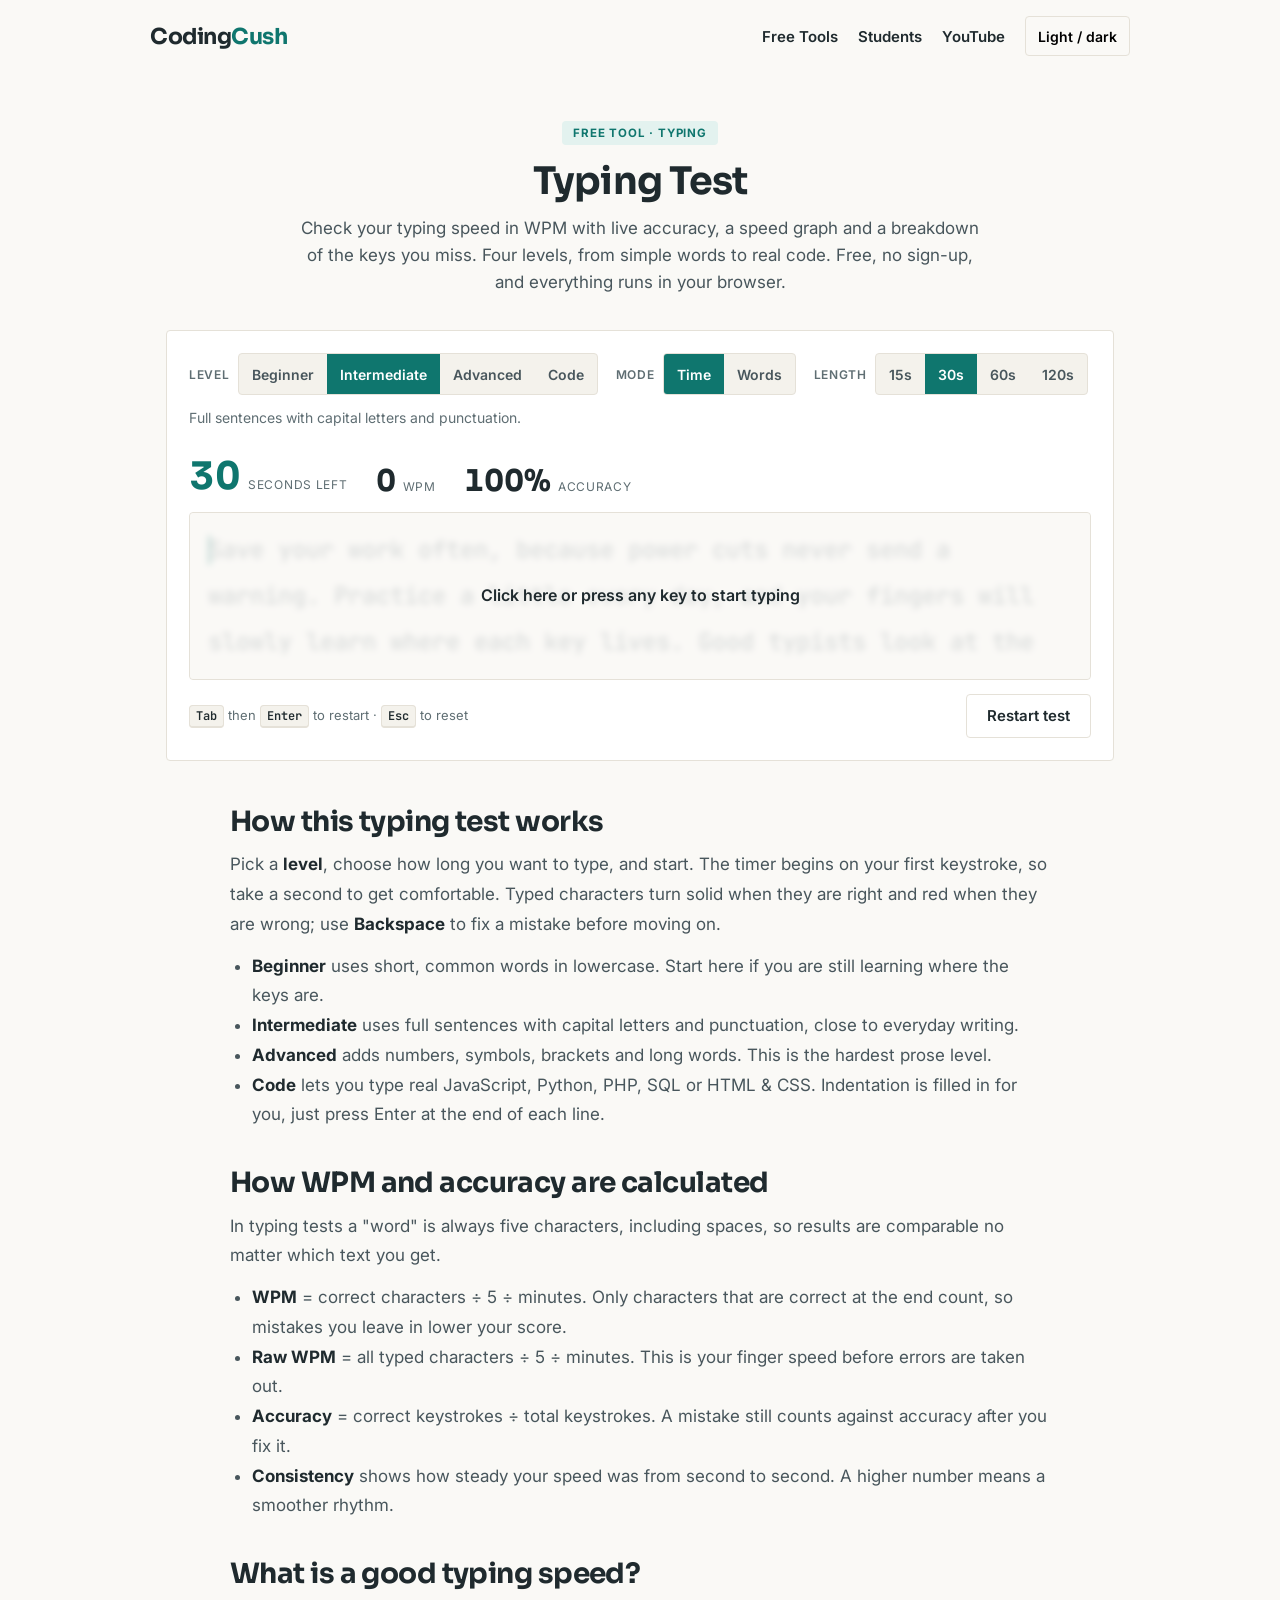
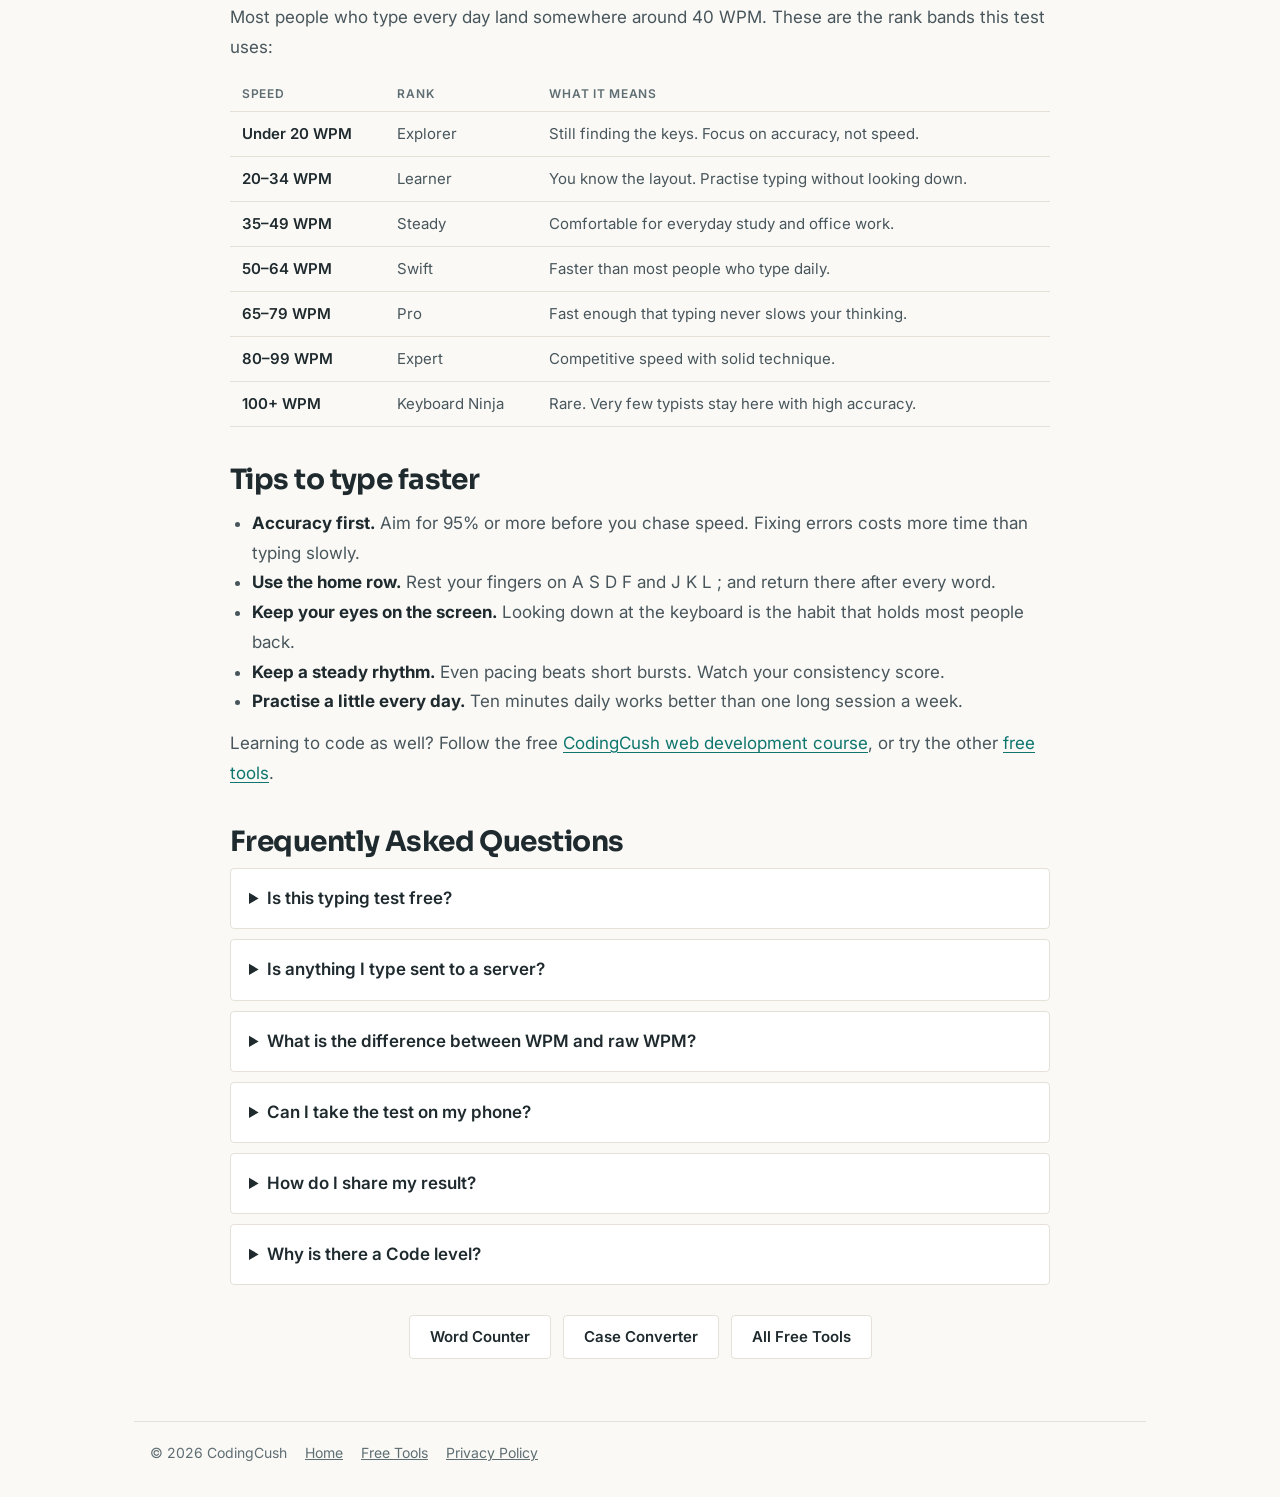
<file: index.html>
<!doctype html>
<html lang="en" data-theme="dark">
<head>
<meta charset="utf-8">
<meta name="viewport" content="width=device-width, initial-scale=1">
<title>Typing Test Online (Free) — Check Your WPM Speed &amp; Accuracy — CodingCush</title>
<meta name="description" content="Free online typing test with live WPM, accuracy, a speed graph and missed-key analysis. Beginner to advanced levels plus a code typing test. No sign-up.">
<link rel="canonical" href="https://codingcush.com/typing-test/">
<meta property="og:type" content="website">
<meta property="og:title" content="Typing Test — How fast can you type?">
<meta property="og:description" content="Free online typing test with live WPM, accuracy, a speed graph and missed-key analysis. Beginner to advanced levels plus a code typing test. No sign-up.">
<meta property="og:url" content="https://codingcush.com/typing-test/">
<meta property="og:image" content="https://codingcush.com/typing-test/og-typing-test.png">
<meta property="og:image:width" content="1200">
<meta property="og:image:height" content="630">
<meta name="twitter:card" content="summary_large_image">
<meta name="twitter:image" content="https://codingcush.com/typing-test/og-typing-test.png">
<meta name="theme-color" content="#0C1211">
<link rel="preconnect" href="https://fonts.googleapis.com">
<link rel="preconnect" href="https://fonts.gstatic.com" crossorigin>
<link href="https://fonts.googleapis.com/css2?family=Inter:wght@400;500;600;700&family=Sora:wght@600;700;800&family=JetBrains+Mono:wght@500;600;700&display=swap" rel="stylesheet">
<script>(function(){try{var t=localStorage.getItem('cc-theme');if(!t)t=matchMedia('(prefers-color-scheme: dark)').matches?'dark':'light';document.documentElement.setAttribute('data-theme',t)}catch(e){}})();</script>
<script type="application/ld+json">[{"@context": "https://schema.org", "@type": "WebApplication", "name": "CodingCush Typing Test", "url": "https://codingcush.com/typing-test/", "applicationCategory": "EducationalApplication", "operatingSystem": "Any", "browserRequirements": "Requires JavaScript", "offers": {"@type": "Offer", "price": "0", "priceCurrency": "USD"}, "description": "Free online typing test with live WPM, accuracy, a speed graph and missed-key analysis. Beginner to advanced levels plus a code typing test. No sign-up."}, {"@context": "https://schema.org", "@type": "FAQPage", "mainEntity": [{"@type": "Question", "name": "Is this typing test free?", "acceptedAnswer": {"@type": "Answer", "text": "Yes. It is completely free, with no sign-up and no limit on how many tests you take."}}, {"@type": "Question", "name": "Is anything I type sent to a server?", "acceptedAnswer": {"@type": "Answer", "text": "No. The test runs entirely in your browser. Your results and personal best are saved only on your own device."}}, {"@type": "Question", "name": "What is the difference between WPM and raw WPM?", "acceptedAnswer": {"@type": "Answer", "text": "Raw WPM counts every character you type. WPM counts only the correct ones, so it is the number that reflects your real, usable speed."}}, {"@type": "Question", "name": "Can I take the test on my phone?", "acceptedAnswer": {"@type": "Answer", "text": "Yes. Tap the text box to open your keyboard. Phone typing speeds are usually lower than on a physical keyboard, so compare phone results with phone results."}}, {"@type": "Question", "name": "How do I share my result?", "acceptedAnswer": {"@type": "Answer", "text": "After each test you get a result card. Download it as an image, copy it, or share it straight to WhatsApp, X, LinkedIn, Facebook or Telegram. The link lets your friends try to beat your score."}}, {"@type": "Question", "name": "Why is there a Code level?", "acceptedAnswer": {"@type": "Answer", "text": "Programmers type brackets, semicolons and symbols far more than regular writers do. The Code level lets you practise those keys with real snippets."}}]}]</script>
<script>
window.dataLayer=window.dataLayer||[];function gtag(){dataLayer.push(arguments);}
(function(){var c=null;try{c=JSON.parse(localStorage.getItem('cc_cookie_consent')||'null')}catch(e){}
var a=c&&c.analytics?'granted':'denied',d=c&&c.advertising?'granted':'denied';
gtag('consent','default',{ad_storage:d,ad_user_data:d,ad_personalization:d,analytics_storage:a,personalization_storage:d});
gtag('js',new Date());gtag('config','G-KQ5RWVVBZY');})();
</script>
<script async src="https://www.googletagmanager.com/gtag/js?id=G-KQ5RWVVBZY"></script>
<link rel="icon" href="https://codingcush.com/favicon.ico">
<style>
html{background:#faf9f6}html[data-theme="dark"]{background:#0c1211}
body{margin:0;font-family:"Inter",-apple-system,"Helvetica Neue",sans-serif}
.sh{display:flex;align-items:center;gap:20px;max-width:980px;margin:0 auto;padding:16px}
.sh a{color:#1f2a2e;text-decoration:none;font-weight:600;font-size:15px}
.sh .logo{font:700 22px "Sora",sans-serif;letter-spacing:-.02em;margin-right:auto}
.sh .logo span{color:#0f766e}
.sh button{min-height:40px;padding:8px 12px;border:1px solid #e5e1d8;border-radius:4px;background:transparent;color:inherit;font:600 14px "Inter",sans-serif;cursor:pointer}
.sf{max-width:980px;margin:0 auto;padding:22px 16px 36px;border-top:1px solid #e5e1d8;color:#5f6e73;font-size:14px;display:flex;flex-wrap:wrap;gap:8px 18px}
.sf a{color:inherit}
html[data-theme="dark"] .sh a,html[data-theme="dark"] .sh button{color:#fff}
html[data-theme="dark"] .sh .logo span{color:#45b8a9}
html[data-theme="dark"] .sh button,html[data-theme="dark"] .sf{border-color:#2a3831}
html[data-theme="dark"] .sf{color:#8a9e98}
@media (max-width:600px){.sh .hide{display:none}}

#typing-test{
  --bg:#faf9f6;--surface:#fff;--surface-2:#f4f2ec;--ink:#1f2a2e;--text:#33454c;--muted:#48565c;--faint:#5f6e73;
  --line:#e5e1d8;--primary:#0f766e;--primary-dark:#115e59;--accent:#0f766e;--soft:#e3f2ef;
  --amber:#b45309;--amber-bg:#fdf6e9;--err:#b42318;--err-bg:#fdecea;--untyped:#6a797e;
  --head:"Sora",sans-serif;--mono:"JetBrains Mono",ui-monospace,Menlo,Consolas,monospace;
  --sans:"Inter",-apple-system,"Helvetica Neue",sans-serif;--r:4px;--lh:46px;
  max-width:980px;margin:0 auto;padding:0 16px 56px;color:var(--text);font-family:var(--sans);font-size:17px;line-height:1.6;
  box-sizing:border-box;text-align:left;
}
html[data-theme="dark"] #typing-test{
  --bg:#0c1211;--surface:#141d1b;--surface-2:#1a2523;--ink:#fff;--text:#d9e8e3;--muted:#a9bcb6;--faint:#8a9e98;
  --line:#2a3831;--accent:#45b8a9;--soft:rgba(18,131,111,.22);
  --amber:#f0a63a;--amber-bg:rgba(217,119,6,.14);--err:#ff8177;--err-bg:rgba(255,129,119,.16);--untyped:#7f948e;
}
#typing-test *,#typing-test *::before,#typing-test *::after{box-sizing:border-box}
#typing-test [hidden]{display:none!important}
#typing-test h1,#typing-test h2,#typing-test h3{font-family:var(--head);color:var(--ink);margin:0;letter-spacing:-.02em;line-height:1.2}
#typing-test p{margin:0}
#typing-test a{color:var(--accent);text-underline-offset:3px}
#typing-test kbd{font:600 12px var(--mono);background:var(--surface-2);border:1px solid var(--line);border-bottom-width:2px;border-radius:4px;padding:2px 6px;color:var(--ink)}
#typing-test button{font-family:var(--sans)}
#typing-test :focus-visible{outline:2px solid var(--accent);outline-offset:2px}

/* hero */
#typing-test .tt-hero{text-align:center;padding:46px 0 10px}
#typing-test .tt-tag{display:inline-block;font:700 11.5px var(--sans);letter-spacing:.07em;text-transform:uppercase;color:var(--accent);background:var(--soft);border-radius:var(--r);padding:5px 11px}
#typing-test .tt-hero h1{font-size:clamp(30px,5vw,38px);font-weight:700;margin:14px 0 10px}
#typing-test .tt-hero p{max-width:680px;margin:0 auto;color:var(--muted)}

/* card */
#typing-test .tt-card{background:var(--surface);border:1px solid var(--line);border-radius:var(--r);padding:22px;margin-top:24px}
#typing-test .tt-challenge{margin-top:22px;background:var(--amber-bg);border:1px solid var(--amber);border-radius:var(--r);padding:12px 16px;color:var(--ink);font-weight:500;text-align:center}
#typing-test .tt-challenge b{font-family:var(--head)}

/* config */
#typing-test .tt-config{display:flex;flex-wrap:wrap;gap:10px 18px;align-items:center}
#typing-test .tt-group{display:flex;align-items:center;gap:8px;flex-wrap:wrap}
#typing-test .tt-group>span{font:600 12px var(--sans);letter-spacing:.06em;text-transform:uppercase;color:var(--faint)}
#typing-test .tt-seg{display:inline-flex;flex-wrap:wrap;border:1px solid var(--line);border-radius:var(--r);overflow:hidden;background:var(--surface-2)}
#typing-test .tt-seg button{appearance:none;border:0;background:transparent;color:var(--muted);font-size:14px;font-weight:600;padding:9px 13px;min-height:40px;cursor:pointer}
#typing-test .tt-seg button:hover{color:var(--ink)}
#typing-test .tt-seg button[aria-pressed="true"]{background:var(--primary);color:#fff}
#typing-test .tt-desc{margin-top:12px;font-size:14px;color:var(--faint)}

/* live stats */
#typing-test .tt-live{display:flex;gap:28px;align-items:flex-end;margin:22px 0 12px}
#typing-test .tt-live div{display:flex;align-items:baseline;gap:7px}
#typing-test .tt-live b{font:700 30px var(--head);color:var(--ink);font-variant-numeric:tabular-nums}
#typing-test .tt-live div:first-child b{color:var(--accent);font-size:38px}
#typing-test .tt-live span{font-size:12px;letter-spacing:.06em;text-transform:uppercase;color:var(--faint)}

/* stage */
#typing-test .tt-stage{position:relative;border:1px solid var(--line);border-radius:var(--r);background:var(--bg);padding:14px 18px;cursor:text}
#typing-test .tt-words{position:relative;height:calc(var(--lh)*3);overflow:hidden;font:500 24px/var(--lh) var(--mono)}
#typing-test .tt-code .tt-words{--lh:34px;height:calc(var(--lh)*7);font-size:18px}
#typing-test .tt-inner{position:relative;white-space:pre-wrap;line-height:var(--lh);transition:transform .14s ease-out;color:var(--untyped)}
#typing-test .tt-code .tt-inner{overflow-wrap:anywhere}
#typing-test .w{display:inline-block}
#typing-test .tt-code .w{display:inline}
#typing-test .c.ok{color:var(--ink)}
#typing-test .c.bad{color:var(--err);text-decoration:underline;text-decoration-thickness:2px;text-underline-offset:5px}
#typing-test .c.sp.bad,#typing-test .c.nl.bad{background:var(--err-bg);border-radius:3px}
#typing-test .c.nl{opacity:.55;font-size:.8em;padding-left:.25em}
#typing-test .c.nl.ok{opacity:1;color:var(--accent)}
#typing-test .tt-caret{position:absolute;left:0;top:0;width:2.5px;height:30px;margin-top:8px;border-radius:2px;background:var(--accent);transition:transform .08s linear;animation:ttBlink 1.1s steps(1) infinite}
#typing-test .tt-code .tt-caret{height:24px;margin-top:5px}
#typing-test .tt-typing .tt-caret{animation:none}
@keyframes ttBlink{50%{opacity:0}}
#typing-test #ttInput{position:absolute;left:0;top:0;width:100%;height:100%;opacity:0;border:0;padding:0;margin:0;resize:none;font-size:16px;cursor:text;background:transparent;color:transparent;caret-color:transparent}
#typing-test .tt-blur{position:absolute;inset:0;display:flex;align-items:center;justify-content:center;gap:8px;border-radius:var(--r);
  background:color-mix(in srgb,var(--bg) 78%,transparent);-webkit-backdrop-filter:blur(3px);backdrop-filter:blur(3px);color:var(--ink);font-weight:600;font-size:16px;pointer-events:none;text-align:center;padding:0 12px}
#typing-test .tt-focused .tt-blur{display:none}

#typing-test .tt-foot{display:flex;flex-wrap:wrap;align-items:center;justify-content:space-between;gap:10px;margin-top:14px}
#typing-test .tt-hint{font-size:13px;color:var(--faint)}
#typing-test .tt-caps{font-size:13px;font-weight:700;color:var(--amber);background:var(--amber-bg);border-radius:var(--r);padding:4px 10px}

/* buttons */
#typing-test .tt-btn{appearance:none;display:inline-flex;align-items:center;justify-content:center;gap:8px;min-height:44px;padding:11px 20px;border-radius:var(--r);border:1.5px solid transparent;
  font-size:15px;font-weight:600;cursor:pointer;text-decoration:none;line-height:1.2}
#typing-test .tt-btn-primary{background:var(--primary);color:#fff}
#typing-test .tt-btn-primary:hover{background:var(--primary-dark)}
#typing-test .tt-btn-outline{background:var(--surface);color:var(--ink);border-color:var(--line)}
#typing-test .tt-btn-outline:hover{border-color:var(--accent);color:var(--accent)}
#typing-test .tt-btn svg{width:18px;height:18px;flex:none}

/* ---------- results ---------- */
#typing-test .tt-result{margin-top:24px;position:relative}
#typing-test .tt-top{position:relative;overflow:hidden;background:var(--surface);border:1px solid var(--line);border-radius:var(--r);padding:30px 28px 26px;display:grid;grid-template-columns:1fr auto;gap:20px 32px;align-items:center}
#typing-test .tt-top::before{content:"";position:absolute;inset:0 0 auto 0;height:4px;background:var(--primary)}
#typing-test .tt-eyebrow{font:700 12px var(--sans);letter-spacing:.08em;text-transform:uppercase;color:var(--faint)}
#typing-test .tt-big{display:flex;align-items:baseline;gap:12px;margin:2px 0 6px}
#typing-test .tt-big b{font:800 clamp(84px,17vw,132px)/.95 var(--head);letter-spacing:-.04em;color:var(--ink);font-variant-numeric:tabular-nums}
#typing-test .tt-big span{font:700 26px var(--head);color:var(--accent)}
#typing-test .tt-rank{display:inline-flex;align-items:center;gap:8px;font:700 14px var(--sans);letter-spacing:.05em;text-transform:uppercase;color:var(--accent);background:var(--soft);border-radius:var(--r);padding:7px 12px}
#typing-test .tt-note{margin-top:12px;color:var(--muted);font-size:16px;max-width:520px}
#typing-test .tt-note strong{color:var(--ink)}
#typing-test .tt-pb{display:inline-block;margin-top:12px;font-weight:700;font-size:14px;color:var(--amber);background:var(--amber-bg);border-radius:var(--r);padding:6px 12px}
#typing-test .tt-ring{position:relative;width:168px;height:168px}
#typing-test .tt-ring svg{width:100%;height:100%;transform:rotate(-90deg)}
#typing-test .tt-ring circle{fill:none;stroke-width:11}
#typing-test .tt-ring .bg{stroke:var(--surface-2)}
#typing-test .tt-ring .fg{stroke:var(--accent);stroke-linecap:round;transition:stroke-dashoffset .9s cubic-bezier(.2,.7,.2,1)}
#typing-test .tt-ring div{position:absolute;inset:0;display:flex;flex-direction:column;align-items:center;justify-content:center}
#typing-test .tt-ring b{font:700 38px var(--head);color:var(--ink);line-height:1}
#typing-test .tt-ring span{font-size:11.5px;letter-spacing:.07em;text-transform:uppercase;color:var(--faint);margin-top:6px}

#typing-test .tt-ladder{grid-column:1/-1;display:grid;grid-template-columns:repeat(7,1fr);gap:4px;margin-top:4px}
#typing-test .tt-ladder div{border-top:5px solid var(--surface-2);padding-top:7px;font-size:11.5px;line-height:1.3;color:var(--faint)}
#typing-test .tt-ladder div b{display:block;font-weight:600;color:var(--muted)}
#typing-test .tt-ladder div.past{border-color:color-mix(in srgb,var(--accent) 45%,var(--surface-2))}
#typing-test .tt-ladder div.on{border-color:var(--accent)}
#typing-test .tt-ladder div.on b{color:var(--ink)}

#typing-test .tt-tiles{display:grid;grid-template-columns:repeat(4,1fr);gap:12px;margin-top:12px}
#typing-test .tt-tile{background:var(--surface);border:1px solid var(--line);border-radius:var(--r);padding:16px 16px 14px}
#typing-test .tt-tile b{display:block;font:700 26px var(--head);color:var(--ink);font-variant-numeric:tabular-nums;line-height:1.15}
#typing-test .tt-tile b small{font:600 14px var(--sans);color:var(--faint)}
#typing-test .tt-tile span{display:block;font-size:12px;letter-spacing:.06em;text-transform:uppercase;color:var(--faint);margin-top:4px}
#typing-test .tt-tile em{display:block;font-style:normal;font-size:13px;color:var(--muted);margin-top:6px}
#typing-test .tt-tile b i{font-style:normal}
#typing-test .tt-tile .g{color:var(--accent)}#typing-test .tt-tile .r{color:var(--err)}#typing-test .tt-tile .a{color:var(--amber)}

#typing-test .tt-panel{background:var(--surface);border:1px solid var(--line);border-radius:var(--r);padding:20px 22px;margin-top:12px}
#typing-test .tt-panel h3{font-size:17px;font-weight:700}
#typing-test .tt-panel .sub{font-size:14px;color:var(--faint);margin-top:3px}
#typing-test .tt-chart{margin-top:14px}
#typing-test .tt-chart svg{display:block;width:100%;height:auto;overflow:visible}
#typing-test .tt-chart text{font:500 11px var(--sans);fill:var(--faint)}
#typing-test .tt-legend{display:flex;flex-wrap:wrap;gap:6px 18px;margin-top:10px;font-size:13px;color:var(--muted)}
#typing-test .tt-legend i{display:inline-block;width:18px;height:3px;border-radius:2px;vertical-align:middle;margin-right:6px;background:var(--accent)}
#typing-test .tt-legend i.raw{background:none;border-top:2px dashed var(--faint);height:0}
#typing-test .tt-legend i.er{width:9px;height:9px;border-radius:50%;background:var(--err)}
#typing-test .tt-two{display:grid;grid-template-columns:1fr 1fr;gap:12px}
#typing-test .tt-keys{display:flex;flex-wrap:wrap;gap:8px;margin-top:14px}
#typing-test .tt-keys span{display:inline-flex;align-items:center;gap:8px;border:1px solid var(--line);border-radius:var(--r);padding:6px 10px;font-size:14px;color:var(--muted);background:var(--surface-2)}
#typing-test .tt-keys kbd{font-size:14px;min-width:26px;text-align:center}
#typing-test .tt-tip{margin-top:12px;font-size:14px;color:var(--muted)}
#typing-test .tt-bars{display:flex;align-items:flex-end;gap:6px;height:92px;margin-top:16px;border-bottom:1px solid var(--line)}
#typing-test .tt-bars i{flex:1;max-width:44px;min-height:3px;background:color-mix(in srgb,var(--accent) 38%,var(--surface-2));border-radius:3px 3px 0 0}
#typing-test .tt-bars i.now{background:var(--accent)}
#typing-test .tt-best{margin-top:10px;font-size:14px;color:var(--muted)}
#typing-test .tt-best b{color:var(--ink)}

/* share */
#typing-test .tt-share{display:grid;grid-template-columns:minmax(0,1.15fr) minmax(0,1fr);gap:22px;align-items:start;margin-top:14px}
#typing-test .tt-cardwrap{background:#0c1211;border:1px solid var(--line);border-radius:8px;overflow:hidden;line-height:0}
#typing-test .tt-cardwrap canvas{display:block;width:100%;height:auto}
#typing-test .tt-field{display:block;font-size:13px;font-weight:600;color:var(--muted);margin-bottom:6px}
#typing-test .tt-inputrow{display:flex;gap:8px;flex-wrap:wrap}
#typing-test .tt-text{flex:1;min-width:140px;min-height:44px;border:1px solid var(--line);border-radius:var(--r);background:var(--bg);color:var(--ink);font:500 16px var(--sans);padding:9px 12px}
#typing-test .tt-actions{display:flex;flex-wrap:wrap;gap:8px;margin-top:14px}
#typing-test .tt-social{display:flex;flex-wrap:wrap;gap:8px;margin-top:10px}
#typing-test .tt-social a{font-size:14px;min-height:40px;padding:8px 14px}
#typing-test .tt-msg{min-height:20px;margin-top:10px;font-size:14px;color:var(--accent);font-weight:600}
#typing-test .tt-again{display:flex;flex-wrap:wrap;gap:10px;justify-content:center;margin-top:22px}
#typing-test .tt-confetti{position:fixed;inset:0;width:100%;height:100%;pointer-events:none;z-index:9999}

/* content */
#typing-test .tt-content{max-width:820px;margin:44px auto 0}
#typing-test .tt-content h2{font-size:clamp(22px,3.4vw,28px);font-weight:700;margin:36px 0 4px}
#typing-test .tt-content p,#typing-test .tt-content li{color:var(--muted);line-height:1.75}
#typing-test .tt-content p{margin:12px 0}
#typing-test .tt-content ul{margin:12px 0;padding-left:22px}
#typing-test .tt-content strong{color:var(--ink)}
#typing-test .tt-content code{font:500 14px var(--mono);background:var(--surface-2);border:1px solid var(--line);border-radius:4px;padding:2px 6px;color:var(--ink)}
#typing-test .tt-tablewrap{overflow-x:auto;margin:14px 0}
#typing-test table{border-collapse:collapse;width:100%;font-size:15px}
#typing-test th,#typing-test td{text-align:left;padding:10px 12px;border-bottom:1px solid var(--line);color:var(--muted)}
#typing-test th{font:600 12px var(--sans);letter-spacing:.06em;text-transform:uppercase;color:var(--faint)}
#typing-test td:first-child{color:var(--ink);font-weight:600;white-space:nowrap}
#typing-test .tt-faq details{background:var(--surface);border:1px solid var(--line);border-radius:var(--r);padding:16px 18px;margin:10px 0}
#typing-test .tt-faq summary{cursor:pointer;font-weight:600;color:var(--ink)}
#typing-test .tt-faq details p{margin:10px 0 0}
#typing-test .tt-more{display:flex;flex-wrap:wrap;gap:12px;justify-content:center;margin:30px 0 6px}

@media (max-width:760px){
  #typing-test .tt-top{grid-template-columns:1fr;padding:26px 20px 22px}
  #typing-test .tt-ring{width:132px;height:132px}
  #typing-test .tt-ring b{font-size:30px}
  #typing-test .tt-tiles{grid-template-columns:repeat(2,1fr)}
  #typing-test .tt-two,#typing-test .tt-share{grid-template-columns:1fr}
  #typing-test .tt-ladder div b{font-size:10.5px}
  #typing-test .tt-ladder div span{display:none}
  #typing-test .tt-ladder div:not(.on) b{display:none}
  #typing-test .tt-ladder div.on b{white-space:nowrap;font-size:12px}
  #typing-test .tt-ladder div.on:nth-child(n+5) b{direction:rtl}
  #typing-test table{min-width:520px}
}
@media (max-width:600px){
  #typing-test{--lh:38px}
  #typing-test .tt-card{padding:16px}
  #typing-test .tt-words{font-size:19px}
  #typing-test .tt-code .tt-words{--lh:28px;font-size:15px}
  #typing-test .tt-caret{height:24px;margin-top:7px}
  #typing-test .tt-code .tt-caret{height:20px;margin-top:4px}
  #typing-test .tt-live{gap:18px}
  #typing-test .tt-live b{font-size:24px}
  #typing-test .tt-live div:first-child b{font-size:30px}
  #typing-test .tt-hint{display:none}
  #typing-test .tt-stage{padding:10px 12px}
}
@media (prefers-reduced-motion:reduce){
  #typing-test .tt-inner,#typing-test .tt-caret,#typing-test .tt-ring .fg{transition:none}
  #typing-test .tt-caret{animation:none}
}
</style>
</head>
<body>
<header class="sh">
  <a class="logo" href="https://codingcush.com/">Coding<span>Cush</span></a>
  <a class="hide" href="https://codingcush.com/tools/">Free Tools</a>
  <a class="hide" href="https://codingcush.com/students">Students</a>
  <a class="hide" href="https://www.youtube.com/@CodingCush">YouTube</a>
  <button type="button" id="shTheme" aria-label="Switch between light and dark theme">Light / dark</button>
</header>
<main>
<div id="typing-test">

  <section class="tt-hero">
    <span class="tt-tag">Free tool · Typing</span>
    <h1>Typing Test</h1>
    <p>Check your typing speed in WPM with live accuracy, a speed graph and a breakdown of the keys you miss. Four levels, from simple words to real code. Free, no sign-up, and everything runs in your browser.</p>
  </section>

  <div class="tt-challenge" id="ttChallenge" hidden></div>

  <section class="tt-card" id="ttTest" aria-label="Typing test">
    <div class="tt-config" id="ttConfig">
      <div class="tt-group"><span id="ttLblLevel">Level</span>
        <div class="tt-seg" role="group" aria-labelledby="ttLblLevel" data-key="level">
          <button type="button" data-v="beginner">Beginner</button>
          <button type="button" data-v="intermediate">Intermediate</button>
          <button type="button" data-v="advanced">Advanced</button>
          <button type="button" data-v="code">Code</button>
        </div>
      </div>
      <div class="tt-group" id="ttLangGroup" hidden><span id="ttLblLang">Language</span>
        <div class="tt-seg" role="group" aria-labelledby="ttLblLang" data-key="lang">
          <button type="button" data-v="js">JavaScript</button>
          <button type="button" data-v="py">Python</button>
          <button type="button" data-v="php">PHP</button>
          <button type="button" data-v="sql">SQL</button>
          <button type="button" data-v="html">HTML &amp; CSS</button>
        </div>
      </div>
      <div class="tt-group" id="ttModeGroup"><span id="ttLblMode">Mode</span>
        <div class="tt-seg" role="group" aria-labelledby="ttLblMode" data-key="mode">
          <button type="button" data-v="time">Time</button>
          <button type="button" data-v="words">Words</button>
        </div>
      </div>
      <div class="tt-group"><span id="ttLblAmount">Length</span>
        <div class="tt-seg" role="group" aria-labelledby="ttLblAmount" data-key="amount" id="ttAmountSeg"></div>
      </div>
    </div>
    <p class="tt-desc" id="ttDesc"></p>

    <div class="tt-live" aria-hidden="true">
      <div><b id="ttClock">30</b><span id="ttClockLbl">seconds left</span></div>
      <div><b id="ttLiveWpm">0</b><span>WPM</span></div>
      <div><b id="ttLiveAcc">100%</b><span>accuracy</span></div>
    </div>

    <div class="tt-stage" id="ttStage">
      <div class="tt-words" id="ttWords"><div class="tt-inner" id="ttInner"></div></div>
      <textarea id="ttInput" aria-label="Typing input. Start typing to begin the test." autocomplete="off" autocorrect="off" autocapitalize="off" spellcheck="false" inputmode="text" enterkeyhint="enter"></textarea>
      <div class="tt-blur" id="ttBlur">Click here or press any key to start typing</div>
    </div>

    <div class="tt-foot">
      <span class="tt-hint"><kbd>Tab</kbd> then <kbd>Enter</kbd> to restart · <kbd>Esc</kbd> to reset</span>
      <span class="tt-caps" id="ttCaps" hidden>Caps Lock is on</span>
      <button type="button" class="tt-btn tt-btn-outline" id="ttRestart">Restart test</button>
    </div>
  </section>

  <section class="tt-result" id="ttResult" hidden aria-label="Your result"></section>

  <section class="tt-content">
    <h2>How this typing test works</h2>
    <p>Pick a <strong>level</strong>, choose how long you want to type, and start. The timer begins on your first keystroke, so take a second to get comfortable. Typed characters turn solid when they are right and red when they are wrong; use <strong>Backspace</strong> to fix a mistake before moving on.</p>
    <ul>
      <li><strong>Beginner</strong> uses short, common words in lowercase. Start here if you are still learning where the keys are.</li>
      <li><strong>Intermediate</strong> uses full sentences with capital letters and punctuation, close to everyday writing.</li>
      <li><strong>Advanced</strong> adds numbers, symbols, brackets and long words. This is the hardest prose level.</li>
      <li><strong>Code</strong> lets you type real JavaScript, Python, PHP, SQL or HTML &amp; CSS. Indentation is filled in for you, just press Enter at the end of each line.</li>
    </ul>

    <h2>How WPM and accuracy are calculated</h2>
    <p>In typing tests a "word" is always five characters, including spaces, so results are comparable no matter which text you get.</p>
    <ul>
      <li><strong>WPM</strong> = correct characters ÷ 5 ÷ minutes. Only characters that are correct at the end count, so mistakes you leave in lower your score.</li>
      <li><strong>Raw WPM</strong> = all typed characters ÷ 5 ÷ minutes. This is your finger speed before errors are taken out.</li>
      <li><strong>Accuracy</strong> = correct keystrokes ÷ total keystrokes. A mistake still counts against accuracy after you fix it.</li>
      <li><strong>Consistency</strong> shows how steady your speed was from second to second. A higher number means a smoother rhythm.</li>
    </ul>

    <h2>What is a good typing speed?</h2>
    <p>Most people who type every day land somewhere around 40 WPM. These are the rank bands this test uses:</p>
    <div class="tt-tablewrap">
      <table>
        <thead><tr><th>Speed</th><th>Rank</th><th>What it means</th></tr></thead>
        <tbody>
          <tr><td>Under 20 WPM</td><td>Explorer</td><td>Still finding the keys. Focus on accuracy, not speed.</td></tr>
          <tr><td>20–34 WPM</td><td>Learner</td><td>You know the layout. Practise typing without looking down.</td></tr>
          <tr><td>35–49 WPM</td><td>Steady</td><td>Comfortable for everyday study and office work.</td></tr>
          <tr><td>50–64 WPM</td><td>Swift</td><td>Faster than most people who type daily.</td></tr>
          <tr><td>65–79 WPM</td><td>Pro</td><td>Fast enough that typing never slows your thinking.</td></tr>
          <tr><td>80–99 WPM</td><td>Expert</td><td>Competitive speed with solid technique.</td></tr>
          <tr><td>100+ WPM</td><td>Keyboard Ninja</td><td>Rare. Very few typists stay here with high accuracy.</td></tr>
        </tbody>
      </table>
    </div>

    <h2>Tips to type faster</h2>
    <ul>
      <li><strong>Accuracy first.</strong> Aim for 95% or more before you chase speed. Fixing errors costs more time than typing slowly.</li>
      <li><strong>Use the home row.</strong> Rest your fingers on A S D F and J K L ; and return there after every word.</li>
      <li><strong>Keep your eyes on the screen.</strong> Looking down at the keyboard is the habit that holds most people back.</li>
      <li><strong>Keep a steady rhythm.</strong> Even pacing beats short bursts. Watch your consistency score.</li>
      <li><strong>Practise a little every day.</strong> Ten minutes daily works better than one long session a week.</li>
    </ul>
    <p>Learning to code as well? Follow the free <a href="https://codingcush.com/students">CodingCush web development course</a>, or try the other <a href="https://codingcush.com/tools/">free tools</a>.</p>

    <div class="tt-faq">
      <h2>Frequently Asked Questions</h2>
      <details><summary>Is this typing test free?</summary><p>Yes. It is completely free, with no sign-up and no limit on how many tests you take.</p></details>
      <details><summary>Is anything I type sent to a server?</summary><p>No. The test runs entirely in your browser. Your results and personal best are saved only on your own device.</p></details>
      <details><summary>What is the difference between WPM and raw WPM?</summary><p>Raw WPM counts every character you type. WPM counts only the correct ones, so it is the number that reflects your real, usable speed.</p></details>
      <details><summary>Can I take the test on my phone?</summary><p>Yes. Tap the text box to open your keyboard. Phone typing speeds are usually lower than on a physical keyboard, so compare phone results with phone results.</p></details>
      <details><summary>How do I share my result?</summary><p>After each test you get a result card. Download it as an image, copy it, or share it straight to WhatsApp, X, LinkedIn, Facebook or Telegram. The link lets your friends try to beat your score.</p></details>
      <details><summary>Why is there a Code level?</summary><p>Programmers type brackets, semicolons and symbols far more than regular writers do. The Code level lets you practise those keys with real snippets.</p></details>
    </div>

    <div class="tt-more">
      <a class="tt-btn tt-btn-outline" href="https://codingcush.com/tools/word-counter/">Word Counter</a>
      <a class="tt-btn tt-btn-outline" href="https://codingcush.com/tools/case-converter/">Case Converter</a>
      <a class="tt-btn tt-btn-outline" href="https://codingcush.com/tools/">All Free Tools</a>
    </div>
  </section>
</div>

</main>
<footer class="sf"><span>© 2026 CodingCush</span><a href="https://codingcush.com/">Home</a><a href="https://codingcush.com/tools/">Free Tools</a><a href="https://codingcush.com/privacy-policy">Privacy Policy</a></footer>
<script>document.getElementById('shTheme').addEventListener('click',function(){var h=document.documentElement,t=h.getAttribute('data-theme')==='dark'?'light':'dark';h.setAttribute('data-theme',t);try{localStorage.setItem('cc-theme',t)}catch(e){}});</script>
<script>
(function () {
  'use strict';

  /* ---------- settings you may want to change ---------- */
  var CFG = {
    url: 'https://codingcush.com/typing-test/',     // link added to every share
    display: 'codingcush.com/typing-test',          // how the link is printed on the card
    brand: 'CodingCush',
    store: 'cc_typing_test_v1'
  };

  var root = document.getElementById('typing-test');
  if (!root) return;
  var $ = function (id) { return document.getElementById(id); };
  var reduceMotion = window.matchMedia && window.matchMedia('(prefers-reduced-motion: reduce)').matches;

  /* ---------- text sources ---------- */
  var WORDS = ('the and you that was for are with his they this have from one had word but not what all were when your can said there use each which she how their will other about out many then them these some her would make like him into time has look two more write see number way could people than first water been call who its now find long down day did get come made may part over new sound take only little work know place year live back give most very after thing our just name good sentence man think say great where help through much before line right too mean old any same tell boy follow came want show also around form three small set put end does another well large must big even such because turn here why ask went men read need land different home move try kind hand picture again change off play spell air away animal house point page letter mother answer found study still learn should world high every near add food between own below country plant last school father keep tree never start city earth eye light thought head under story saw left few while along might close something seem next hard open example begin life always those both paper together got group often run code type fast key web site app data file save build test easy simple').split(' ');

  var SENTENCES = [
    'Practice a little every day, and your fingers will slowly learn where each key lives.',
    'Good typists look at the screen, not at the keyboard.',
    'Speed comes from accuracy; slow down first, then build up.',
    'A clean desk and a comfortable chair make long typing sessions easier.',
    'She opened her laptop, took a deep breath, and started writing the first line.',
    'Small habits, repeated often, turn into real skills over time.',
    'The home row is where your fingers should rest between words.',
    "Don't worry about mistakes; fix them and keep moving forward.",
    'Every developer was once a beginner who refused to give up.',
    'Reading good code is one of the fastest ways to write better code.',
    'Save your work often, because power cuts never send a warning.',
    'The best time to start learning was yesterday; the next best time is now.',
    'Keep your wrists straight and your shoulders relaxed while you type.',
    'A short break every hour keeps your mind fresh and your hands happy.',
    'He searched for the bug all night, and it was a missing comma.',
    'Clear names make code easier to read than clever tricks do.',
    'Typing without looking feels strange at first, but it soon becomes natural.',
    'Write the simple version first; you can always improve it later.',
    'Most websites you visit are built with HTML, CSS and JavaScript.',
    'When you feel stuck, explain the problem out loud to a friend.',
    'Rhythm matters more than rushing, so try to keep a steady pace.',
    'Great projects usually begin as small experiments on a quiet weekend.',
    'Check your spelling before you send that important email.',
    'Learning to type well saves you hours of work every single week.',
    'The quick brown fox jumps over the lazy dog near the river bank.',
    'Questions are welcome here, so ask whenever something is unclear.',
    'Stay curious, build things, and share what you learn with others.',
    'If a task takes two minutes, do it now instead of adding it to a list.',
    'Use all ten fingers, even if it feels slower for the first few days.',
    'Version control lets you try bold ideas without fear of losing your work.',
    "Coffee helps, but a good night's sleep fixes more bugs.",
    'Focus on one word at a time, and let the next one come naturally.'
  ];

  var ADVANCED = [
    'Order #4821 shipped on 12/03 at 9:45 a.m.; the total came to $1,299.50 (including 18% tax).',
    'Her password policy required 12+ characters, e.g. "Tr@in-42_Blue!", changed every 90 days.',
    'The asynchronous architecture reduced latency from 480 ms to 95 ms - an improvement of roughly 80%.',
    'Email support@example.com or call +1 (555) 010-2368 between 8:30 and 17:00, Monday to Friday.',
    'Quantum computing, cryptography & machine learning dominated the conference agenda [track B, hall 7].',
    '"Is it reproducible?" she asked; "Yes - 3 out of 5 runs fail with error code 0x7F," he replied.',
    'Set the viewport to 1440 x 900, zoom to 125%, and compare screenshots #17, #18 & #23 side by side.',
    'The invoice (ref. INV-2026/0458) lists 36 items @ $14.75 each, less a 7.5% loyalty discount.',
    'Use Ctrl + Shift + P, type "format", then press Enter; repeat for files a.js, b.css & c.html.',
    "Unprecedented, extraordinarily sophisticated infrastructure doesn't guarantee straightforward maintainability.",
    'Flight QR-6042 departs gate C19 at 23:55 and arrives 07:10 (+1 day); baggage allowance: 2 x 23 kg.',
    'The acknowledgement paragraph thanked 14 reviewers, 3 institutions & one extremely patient proofreader.',
    'If x > 10 and y <= 25, the function returns (x * y) / 4; otherwise it returns x^2 - y.',
    'Chapter 9 [pp. 214-267] juxtaposes bureaucratic inefficiency with entrepreneurial improvisation.',
    'Version 4.12.7 fixes issue #3391: "menu flickers at 60 Hz" on displays wider than 2,560 px.',
    'Rhythm, syzygy, mnemonic & pseudonym: four words that trip up even conscientious spellers.',
    'Transfer exactly 2,750.00 to the account ending *8841 before 4:30 p.m. - reference: RENT/NOV/26.',
    'The meeting moved from Room 3B (2nd floor) to Lab 12A; bring chargers, IDs & 2 printed copies.',
    'Approximately 7 of every 10 respondents (n = 1,482) preferred option B; margin of error: +/- 2.6%.',
    'Benchmark #5 ran 1,000,000 iterations in 3.42 s on 8 cores @ 3.2 GHz - 27% faster than v2.'
  ];

  var R = String.raw;
  var CODE = {
    js: [
R`function debounce(fn, delay) {
  let timer;
  return (...args) => {
    clearTimeout(timer);
    timer = setTimeout(() => fn(...args), delay);
  };
}`,
R`const total = cart
  .filter((item) => item.qty > 0)
  .reduce((sum, item) => sum + item.price * item.qty, 0);`,
R`async function getUser(id) {
  const res = await fetch("/api/users/" + id);
  if (!res.ok) throw new Error("Request failed");
  return res.json();
}`,
R`const button = document.querySelector("#save");
button.addEventListener("click", (event) => {
  event.preventDefault();
  console.log("Saved!");
});`,
R`for (let i = 1; i <= 15; i++) {
  if (i % 15 === 0) console.log("FizzBuzz");
  else if (i % 3 === 0) console.log("Fizz");
  else console.log(i);
}`
    ],
    py: [
R`def is_prime(n):
    if n < 2:
        return False
    for i in range(2, int(n ** 0.5) + 1):
        if n % i == 0:
            return False
    return True`,
R`squares = [x * x for x in range(10) if x % 2 == 0]
print(sum(squares))`,
R`class Stack:
    def __init__(self):
        self.items = []
    def push(self, item):
        self.items.append(item)
    def pop(self):
        return self.items.pop()`,
R`with open("notes.txt", "r") as file:
    for line in file:
        print(line.strip())`,
R`scores = {"asha": 82, "ravi": 91}
for name, score in scores.items():
    print(f"{name}: {score}")`
    ],
    php: [
R`$name = trim($_POST["name"] ?? "");
if ($name === "") {
    echo "Name is required.";
}`,
R`function slugify(string $text): string {
    $text = strtolower(trim($text));
    return preg_replace("/[^a-z0-9]+/", "-", $text);
}`,
R`$stmt = $pdo->prepare("SELECT * FROM users WHERE email = ?");
$stmt->execute([$email]);
$user = $stmt->fetch();`,
R`foreach ($products as $product) {
    echo "<li>" . htmlspecialchars($product["title"]) . "</li>";
}`
    ],
    sql: [
R`SELECT name, email
FROM users
WHERE created_at >= '2026-01-01'
ORDER BY name ASC
LIMIT 20;`,
R`SELECT c.name, COUNT(o.id) AS orders
FROM customers c
LEFT JOIN orders o ON o.customer_id = c.id
GROUP BY c.name
HAVING COUNT(o.id) > 5;`,
R`UPDATE products
SET price = price * 1.10
WHERE category = 'books' AND stock > 0;`,
R`CREATE TABLE posts (
  id INT PRIMARY KEY AUTO_INCREMENT,
  title VARCHAR(200) NOT NULL,
  created_at TIMESTAMP DEFAULT CURRENT_TIMESTAMP
);`
    ],
    html: [
R`<nav class="menu">
  <a href="/">Home</a>
  <a href="/about">About</a>
</nav>`,
R`.card {
  display: flex;
  gap: 16px;
  padding: 24px;
  border-radius: 8px;
}`,
R`<form action="/login" method="post">
  <input type="email" name="email" required>
  <button type="submit">Sign in</button>
</form>`,
R`@media (max-width: 600px) {
  .grid {
    grid-template-columns: 1fr;
  }
}`
    ]
  };

  var LEVELS = {
    beginner: { name: 'Beginner', desc: 'Short, common words in lowercase. No capitals or punctuation.' },
    intermediate: { name: 'Intermediate', desc: 'Full sentences with capital letters and punctuation.' },
    advanced: { name: 'Advanced', desc: 'Numbers, symbols, brackets and long words. The hardest prose level.' },
    code: { name: 'Code', desc: 'Real code. Indentation is added for you, press Enter at the end of each line.' }
  };
  var LANGS = { js: 'JavaScript', py: 'Python', php: 'PHP', sql: 'SQL', html: 'HTML & CSS' };
  var AMOUNTS = { time: [15, 30, 60, 120], words: [10, 25, 50, 100] };
  var RANKS = [
    { min: 0, name: 'Explorer', range: '0–19', line: 'You are finding your way around the keys. Keep accuracy high and speed will follow.' },
    { min: 20, name: 'Learner', range: '20–34', line: 'You know the layout. Try not to look down, and the next rank is close.' },
    { min: 35, name: 'Steady', range: '35–49', line: 'A comfortable everyday speed for study and office work.' },
    { min: 50, name: 'Swift', range: '50–64', line: 'Faster than most people who type every day.' },
    { min: 65, name: 'Pro', range: '65–79', line: 'Fast enough that typing never slows your thinking.' },
    { min: 80, name: 'Expert', range: '80–99', line: 'Competitive speed with solid technique.' },
    { min: 100, name: 'Keyboard Ninja', range: '100+', line: 'Very few typists get here. Outstanding.' }
  ];

  /* ---------- storage (never required) ---------- */
  function load() { try { return JSON.parse(localStorage.getItem(CFG.store) || '{}') || {}; } catch (e) { return {}; } }
  function save(d) { try { localStorage.setItem(CFG.store, JSON.stringify(d)); } catch (e) {} }
  function track(name, params) { try { if (typeof window.gtag === 'function') window.gtag('event', name, params || {}); } catch (e) {} }

  /* ---------- config ---------- */
  var data = load();
  var cfg = { level: 'intermediate', lang: 'js', mode: 'time', amount: 30 };
  if (data.cfg) { for (var k in cfg) if (data.cfg[k] != null) cfg[k] = data.cfg[k]; }
  var challenge = null;
  (function readChallenge() {
    var q; try { q = new URLSearchParams(location.search); } catch (e) { return; }
    var c = parseInt(q.get('c'), 10);
    if (!(c > 0 && c < 400)) return;
    if (LEVELS[q.get('l')]) cfg.level = q.get('l');
    if (LANGS[q.get('g')]) cfg.lang = q.get('g');
    if (AMOUNTS[q.get('m')]) cfg.mode = q.get('m');
    var a = parseInt(q.get('a'), 10);
    if (AMOUNTS[cfg.mode].indexOf(a) > -1) cfg.amount = a;
    challenge = { wpm: c };
  })();
  function fixCfg() {
    if (!LEVELS[cfg.level]) cfg.level = 'intermediate';
    if (!LANGS[cfg.lang]) cfg.lang = 'js';
    if (cfg.level === 'code') cfg.mode = 'time';
    if (!AMOUNTS[cfg.mode]) cfg.mode = 'time';
    if (AMOUNTS[cfg.mode].indexOf(+cfg.amount) < 0) cfg.amount = cfg.mode === 'time' ? 30 : 25;
    cfg.amount = +cfg.amount;
  }
  function cfgLabel(c) {
    c = c || cfg;
    var l = c.level === 'code' ? LANGS[c.lang] + ' code' : LEVELS[c.level].name;
    return l + ' · ' + (c.mode === 'time' ? c.amount + 's' : c.amount + ' words');
  }

  /* ---------- elements ---------- */
  var elTest = $('ttTest'), elStage = $('ttStage'), elWords = $('ttWords'), elInner = $('ttInner'), ta = $('ttInput');
  var elClock = $('ttClock'), elClockLbl = $('ttClockLbl'), elWpm = $('ttLiveWpm'), elAcc = $('ttLiveAcc');
  var elResult = $('ttResult'), elCaps = $('ttCaps'), elDesc = $('ttDesc'), elChallenge = $('ttChallenge');
  var caret = document.createElement('div'); caret.className = 'tt-caret';

  /* ---------- text building ---------- */
  function shuffle(a) { a = a.slice(); for (var i = a.length - 1; i > 0; i--) { var j = Math.floor(Math.random() * (i + 1)); var t = a[i]; a[i] = a[j]; a[j] = t; } return a; }
  var pool = [];
  function nextChunk() {
    if (cfg.level === 'beginner') {
      var out = [], last = '';
      while (out.length < 40) { var w = WORDS[Math.floor(Math.random() * WORDS.length)]; if (w !== last) { out.push(w); last = w; } }
      return out.join(' ');
    }
    if (!pool.length) pool = shuffle(cfg.level === 'intermediate' ? SENTENCES : cfg.level === 'advanced' ? ADVANCED : CODE[cfg.lang]);
    return pool.pop();
  }
  function makeText() {
    var sep = cfg.level === 'code' ? '\n' : ' ';
    if (cfg.mode === 'words') {
      var words = [];
      while (words.length < cfg.amount) words = words.concat(nextChunk().split(' '));
      return words.slice(0, cfg.amount).join(' ');
    }
    var s = nextChunk();
    while (s.length < 260) s += sep + nextChunk();
    return s;
  }
  function appendText(str) {
    var wordEl = null, i = 0, frag = document.createDocumentFragment();
    function charEl(ch, cls, parent) {
      var e = document.createElement('span'); e.className = cls; e.textContent = ch === '\n' ? '↵' : ch;
      parent.appendChild(e); S.target.push({ ch: ch, el: e, base: cls }); return e;
    }
    while (i < str.length) {
      var ch = str[i];
      if (ch === '\n') {
        charEl(ch, 'c nl', frag); frag.appendChild(document.createElement('br')); wordEl = null; i++;
        var ind = '';
        while (str[i] === ' ') { ind += ' '; i++; }
        if (ind) { var s = document.createElement('span'); s.className = 'ind'; s.textContent = ind; frag.appendChild(s); }
        continue;
      }
      if (ch === ' ') { charEl(ch, 'c sp', frag); wordEl = null; i++; continue; }
      if (!wordEl) { wordEl = document.createElement('span'); wordEl.className = 'w'; frag.appendChild(wordEl); }
      charEl(ch, 'c', wordEl); i++;
    }
    elInner.insertBefore(frag, caret);
  }

  /* ---------- state ---------- */
  var S = null, prev = '', tickId = 0, lastResult = null;
  function reset(keepFocus) {
    clearInterval(tickId); tickId = 0;
    fixCfg();
    S = { target: [], typed: [], ok: 0, keys: 0, errKeys: 0, fixed: 0, errMap: {}, samples: [], secKeys: 0, secErr: 0, nextSample: 1, started: false, done: false, t0: 0 };
    pool = [];
    elInner.textContent = ''; elInner.appendChild(caret); elInner.style.transform = '';
    ta.value = ''; prev = '';
    elTest.classList.toggle('tt-code', cfg.level === 'code');
    elTest.classList.remove('tt-typing');
    appendText(makeText());
    elClock.textContent = cfg.mode === 'time' ? cfg.amount : 0;
    elClockLbl.textContent = cfg.mode === 'time' ? 'seconds left' : 'seconds';
    elWpm.textContent = '0'; elAcc.textContent = '100%';
    elResult.hidden = true; elResult.textContent = ''; elTest.hidden = false;
    paintConfig(); placeCaret();
    if (keepFocus) focusInput();
  }
  function norm(ch) {
    if (ch === '‘' || ch === '’') return "'";
    if (ch === '“' || ch === '”') return '"';
    if (ch === '–' || ch === '—') return '-';
    if (ch === ' ') return ' ';
    return ch;
  }
  function put(ch) {
    if (!S.started) start();
    var t = S.target[S.typed.length], ok = norm(ch) === t.ch;
    S.typed.push(ok); S.keys++; S.secKeys++;
    if (ok) S.ok++;
    else {
      S.errKeys++; S.secErr++;
      var key = t.ch === ' ' ? 'Space' : t.ch === '\n' ? 'Enter' : t.ch.toLowerCase();
      S.errMap[key] = (S.errMap[key] || 0) + 1;
    }
    t.el.className = t.base + (ok ? ' ok' : ' bad');
  }
  function back() {
    if (!S.typed.length) return;
    var ok = S.typed.pop(), t = S.target[S.typed.length];
    if (ok) S.ok--; else S.fixed++;
    t.el.className = t.base;
  }
  function placeCaret() {
    var i = S.typed.length, t = S.target[i], x, y, el;
    if (t) { el = t.el; x = el.offsetLeft; y = el.offsetTop; }
    else { el = S.target[i - 1].el; x = el.offsetLeft + el.offsetWidth; y = el.offsetTop; }
    var lh = parseFloat(getComputedStyle(elWords).lineHeight) || 46;
    var line = Math.floor((y + 2) / lh);
    caret.style.transform = 'translate(' + x + 'px,' + (line * lh) + 'px)';
    var keep = cfg.level === 'code' ? 2 : 1;
    elInner.style.transform = 'translateY(' + (-Math.max(0, line - keep) * lh) + 'px)';
  }
  function elapsed() { return S.started ? (performance.now() - S.t0) / 1000 : 0; }
  function liveStats() {
    var t = elapsed();
    elWpm.textContent = t > 1 ? Math.round(S.ok / 5 / (t / 60)) : 0;
    elAcc.textContent = (S.keys ? Math.floor((S.keys - S.errKeys) / S.keys * 100) : 100) + '%';
  }
  function start() {
    S.started = true; S.t0 = performance.now();
    elTest.classList.add('tt-typing');
    track('typing_test_start', { level: cfg.level, mode: cfg.mode, amount: cfg.amount });
    tickId = setInterval(tick, 100);
  }
  function tick() {
    var t = elapsed();
    while (t >= S.nextSample) {
      var s = S.nextSample;
      S.samples.push({ t: s, wpm: Math.round(S.ok / 5 / (s / 60)), raw: S.secKeys * 12, err: S.secErr });
      S.secKeys = 0; S.secErr = 0; S.nextSample++;
    }
    if (cfg.mode === 'time') {
      elClock.textContent = Math.max(0, Math.ceil(cfg.amount - t));
      if (t >= cfg.amount) return finish(cfg.amount);
    } else elClock.textContent = Math.floor(t);
    liveStats();
  }

  /* ---------- input ---------- */
  ta.addEventListener('input', function () {
    if (S.done) { ta.value = ''; return; }
    var v = ta.value;
    if (cfg.level !== 'code' && v.indexOf('\n') > -1) { v = v.replace(/\n/g, ''); ta.value = v; }
    var cp = 0, max = Math.min(prev.length, v.length);
    while (cp < max && prev.charCodeAt(cp) === v.charCodeAt(cp)) cp++;
    for (var d = prev.length - cp; d > 0; d--) back();
    for (var i = cp; i < v.length && S.typed.length < S.target.length; i++) put(v[i]);
    if (v.length > S.target.length) { v = v.slice(0, S.target.length); ta.value = v; }
    prev = v;
    if (cfg.mode === 'time' && S.target.length - S.typed.length < 120) appendText((cfg.level === 'code' ? '\n' : ' ') + nextChunk());
    placeCaret(); liveStats();
    if (cfg.mode === 'words' && S.typed.length >= S.target.length) finish(elapsed());
  });
  ta.addEventListener('keydown', function (e) {
    var k = e.key;
    if (typeof e.getModifierState === 'function') elCaps.hidden = !e.getModifierState('CapsLock');
    if (k === 'Escape') { e.preventDefault(); reset(true); return; }
    if (k === 'ArrowLeft' || k === 'ArrowRight' || k === 'ArrowUp' || k === 'ArrowDown' || k === 'Home' || k === 'End' || k === 'PageUp' || k === 'PageDown') e.preventDefault();
    if ((e.ctrlKey || e.metaKey) && (k === 'a' || k === 'z' || k === 'y' || k === 'A' || k === 'Z')) e.preventDefault();
  });
  ['paste', 'drop', 'cut'].forEach(function (ev) { ta.addEventListener(ev, function (e) { e.preventDefault(); }); });
  function toEnd() { try { ta.setSelectionRange(ta.value.length, ta.value.length); } catch (e) {} }
  ta.addEventListener('select', toEnd); ta.addEventListener('click', toEnd);
  ta.addEventListener('focus', function () { elTest.classList.add('tt-focused'); toEnd(); });
  ta.addEventListener('blur', function () { elTest.classList.remove('tt-focused'); });
  function focusInput() { try { ta.focus({ preventScroll: true }); } catch (e) { ta.focus(); } }
  elStage.addEventListener('mousedown', function (e) { if (e.target !== ta) { e.preventDefault(); focusInput(); } });
  $('ttRestart').addEventListener('click', function () { reset(true); });
  document.addEventListener('keydown', function (e) {
    var tag = (e.target && e.target.tagName) || '';
    if (tag === 'INPUT' || tag === 'TEXTAREA' || tag === 'SELECT' || tag === 'BUTTON' || tag === 'A' || tag === 'SUMMARY' || (e.target && e.target.isContentEditable)) return;
    if (e.ctrlKey || e.metaKey || e.altKey) return;
    if (!elResult.hidden) { if (e.key === 'Enter') { e.preventDefault(); reset(true); elTest.scrollIntoView({ block: 'center' }); } return; }
    if (e.key.length === 1) focusInput();
  });
  window.addEventListener('resize', function () { if (S && !S.done) placeCaret(); });

  /* ---------- config UI ---------- */
  function paintConfig() {
    var seg = $('ttAmountSeg'); seg.textContent = '';
    AMOUNTS[cfg.mode].forEach(function (n) {
      var b = document.createElement('button'); b.type = 'button'; b.setAttribute('data-v', n);
      b.textContent = cfg.mode === 'time' ? n + 's' : n; seg.appendChild(b);
    });
    $('ttLangGroup').hidden = cfg.level !== 'code';
    $('ttModeGroup').hidden = cfg.level === 'code';
    var segs = root.querySelectorAll('.tt-seg');
    for (var i = 0; i < segs.length; i++) {
      var key = segs[i].getAttribute('data-key'), bs = segs[i].querySelectorAll('button');
      for (var j = 0; j < bs.length; j++) bs[j].setAttribute('aria-pressed', String(bs[j].getAttribute('data-v') === String(cfg[key])));
    }
    elDesc.textContent = LEVELS[cfg.level].desc;
    if (challenge) {
      elChallenge.hidden = false;
      elChallenge.innerHTML = 'You have been challenged! Beat <b>' + challenge.wpm + ' WPM</b> to win.';
    }
  }
  $('ttConfig').addEventListener('click', function (e) {
    var b = e.target.closest ? e.target.closest('button[data-v]') : null; if (!b) return;
    var key = b.parentNode.getAttribute('data-key'), v = b.getAttribute('data-v');
    cfg[key] = key === 'amount' ? +v : v;
    if (key === 'mode') cfg.amount = v === 'time' ? 30 : 25;
    fixCfg(); data.cfg = cfg; save(data); reset(true);
  });

  /* ---------- finish + results ---------- */
  function rankOf(wpm) { var r = 0; for (var i = 0; i < RANKS.length; i++) if (wpm >= RANKS[i].min) r = i; return r; }
  function finish(sec) {
    if (S.done) return;
    S.done = true; clearInterval(tickId); tickId = 0; ta.blur();
    sec = Math.max(sec, 0.5);
    var lastT = S.samples.length ? S.samples[S.samples.length - 1].t : 0, rest = sec - lastT;
    if (rest > 0.4 && S.secKeys) S.samples.push({ t: Math.round(sec * 10) / 10, wpm: Math.round(S.ok / 5 / (sec / 60)), raw: Math.round(S.secKeys * 12 / rest), err: S.secErr });
    var min = sec / 60, raws = S.samples.map(function (s) { return s.raw; }), cons = null;
    if (raws.length >= 3) {
      var mean = raws.reduce(function (a, b) { return a + b; }, 0) / raws.length;
      var sd = Math.sqrt(raws.reduce(function (a, b) { return a + (b - mean) * (b - mean); }, 0) / raws.length);
      cons = mean > 0 ? Math.max(0, Math.min(100, Math.round(100 - sd / mean * 100))) : 0;
    }
    var R = {
      wpm: Math.round(S.ok / 5 / min), raw: Math.round(S.typed.length / 5 / min),
      acc: S.keys ? Math.floor((S.keys - S.errKeys) / S.keys * 100) : 0, cons: cons,
      correct: S.ok, wrong: S.typed.length - S.ok, fixed: S.fixed, sec: Math.round(sec * 10) / 10,
      samples: S.samples, errMap: S.errMap, cfg: { level: cfg.level, lang: cfg.lang, mode: cfg.mode, amount: cfg.amount },
      label: cfgLabel(), date: new Date()
    };
    R.valid = S.keys >= 10 && R.acc >= 50;
    R.rank = rankOf(R.wpm);
    var key = [cfg.level, cfg.level === 'code' ? cfg.lang : '', cfg.mode, cfg.amount].join('|');
    data = load(); data.cfg = cfg; data.pb = data.pb || {}; data.h = data.h || [];
    R.prevBest = data.pb[key] || 0;
    R.isPB = R.valid && R.wpm > R.prevBest;
    if (R.valid) {
      if (R.isPB) data.pb[key] = R.wpm;
      data.h.push({ w: R.wpm, a: R.acc, l: R.label, t: Date.now() });
      if (data.h.length > 30) data.h = data.h.slice(-30);
      save(data);
    }
    R.history = data.h.slice(-10);
    R.challenge = challenge ? challenge.wpm : 0;
    lastResult = R;
    track('typing_test_complete', { wpm: R.wpm, accuracy: R.acc, level: cfg.level, mode: cfg.mode, amount: cfg.amount });
    showResult(R);
  }

  function esc(s) { return String(s).replace(/[&<>"]/g, function (c) { return { '&': '&amp;', '<': '&lt;', '>': '&gt;', '"': '&quot;' }[c]; }); }
  function chartSVG(samples) {
    var n = samples.length; if (n < 2) return '';
    var W = 720, H = 230, l = 38, r = 10, t = 12, b = 28, w = W - l - r, h = H - t - b, m = 20, i;
    for (i = 0; i < n; i++) m = Math.max(m, samples[i].raw, samples[i].wpm);
    var ymax = Math.ceil(m / 20) * 20;
    var X = function (i) { return l + w * i / (n - 1); }, Y = function (v) { return t + h - h * v / ymax; };
    var s = '<svg viewBox="0 0 ' + W + ' ' + H + '" role="img" aria-label="Line chart of typing speed for each second of the test">';
    for (i = 0; i <= 4; i++) {
      var gv = ymax * i / 4, gy = Y(gv);
      s += '<line x1="' + l + '" x2="' + (W - r) + '" y1="' + gy + '" y2="' + gy + '" stroke="var(--line)" stroke-width="1"/>';
      s += '<text x="' + (l - 8) + '" y="' + (gy + 4) + '" text-anchor="end">' + Math.round(gv) + '</text>';
    }
    var step = Math.max(1, Math.ceil(n / 7));
    for (i = 0; i < n; i += step) s += '<text x="' + X(i) + '" y="' + (H - 8) + '" text-anchor="middle">' + Math.round(samples[i].t) + 's</text>';
    var pw = '', pr = '';
    for (i = 0; i < n; i++) { pw += (i ? 'L' : 'M') + X(i).toFixed(1) + ' ' + Y(samples[i].wpm).toFixed(1); pr += (i ? 'L' : 'M') + X(i).toFixed(1) + ' ' + Y(samples[i].raw).toFixed(1); }
    s += '<path d="' + pw + 'L' + X(n - 1) + ' ' + Y(0) + 'L' + X(0) + ' ' + Y(0) + 'Z" fill="var(--accent)" opacity=".1"/>';
    s += '<path d="' + pr + '" fill="none" stroke="var(--faint)" stroke-width="1.5" stroke-dasharray="4 4" stroke-linejoin="round"/>';
    s += '<path d="' + pw + '" fill="none" stroke="var(--accent)" stroke-width="2.5" stroke-linejoin="round" stroke-linecap="round"/>';
    for (i = 0; i < n; i++) if (samples[i].err) s += '<circle cx="' + X(i) + '" cy="' + (Y(0) - 7) + '" r="' + Math.min(6, 3 + samples[i].err) + '" fill="var(--err)"/>';
    var bw = w / (n - 1);
    for (i = 0; i < n; i++) s += '<rect x="' + (X(i) - bw / 2) + '" y="' + t + '" width="' + bw + '" height="' + h + '" fill="transparent"><title>' + samples[i].t + 's: ' + samples[i].wpm + ' WPM, raw ' + samples[i].raw + (samples[i].err ? ', ' + samples[i].err + (samples[i].err > 1 ? ' errors' : ' error') : '') + '</title></rect>';
    return s + '</svg>';
  }

  function shareUrl(R) {
    var c = R.cfg, u = CFG.url + '?c=' + R.wpm + '&l=' + c.level + '&m=' + c.mode + '&a=' + c.amount;
    if (c.level === 'code') u += '&g=' + c.lang;
    return u;
  }
  function shareText(R) { return 'I typed ' + R.wpm + ' WPM with ' + R.acc + '% accuracy on the ' + CFG.brand + ' Typing Test. Can you beat me?'; }

  function showResult(R) {
    var rank = RANKS[R.rank], next = RANKS[R.rank + 1], h = '';
    var note = rank.line;
    if (!R.valid) note = '<strong>This run was not saved.</strong> ' + (S.keys < 10 ? 'It was too short to measure.' : 'Accuracy was under 50%. Slow down and aim for correct keys first.');
    else if (R.challenge) note = R.wpm > R.challenge ? '<strong>Challenge won!</strong> You beat ' + R.challenge + ' WPM by ' + (R.wpm - R.challenge) + '. Send it back and see if they can answer.'
      : R.wpm === R.challenge ? '<strong>A tie at ' + R.challenge + ' WPM.</strong> One more run to settle it?'
      : '<strong>' + (R.challenge - R.wpm) + ' WPM short of the challenge.</strong> Try again, you are close.';
    else if (next) note += ' <strong>' + (next.min - R.wpm) + ' more WPM</strong> takes you to ' + next.name + '.';
    var pb = '';
    if (R.isPB) pb = '<span class="tt-pb">' + (R.prevBest ? 'New personal best! +' + (R.wpm - R.prevBest) + ' WPM' : 'First result saved for ' + esc(R.label)) + '</span>';
    else if (R.valid && R.prevBest) pb = '<span class="tt-pb">Personal best: ' + R.prevBest + ' WPM</span>';

    h += '<div class="tt-top">';
    h += '<div><div class="tt-eyebrow">Your result · ' + esc(R.label) + '</div>';
    h += '<div class="tt-big"><b id="ttBigWpm">0</b><span>WPM</span></div>';
    h += '<div class="tt-rank">' + esc(rank.name) + '</div>';
    h += '<p class="tt-note">' + note + '</p>' + pb + '</div>';
    h += '<div class="tt-ring"><svg viewBox="0 0 120 120" aria-hidden="true"><circle class="bg" cx="60" cy="60" r="52"/><circle class="fg" id="ttRingFg" cx="60" cy="60" r="52" stroke-dasharray="326.7" stroke-dashoffset="326.7"/></svg><div><b>' + R.acc + '%</b><span>accuracy</span></div></div>';
    h += '<div class="tt-ladder" aria-hidden="true">';
    RANKS.forEach(function (rk, i) { h += '<div class="' + (i === R.rank ? 'on' : i < R.rank ? 'past' : '') + '"><b>' + rk.name + '</b><span>' + rk.range + '</span></div>'; });
    h += '</div></div>';

    h += '<div class="tt-tiles">';
    h += '<div class="tt-tile"><b>' + R.raw + ' <small>WPM</small></b><span>Raw speed</span><em>Before errors are removed</em></div>';
    h += '<div class="tt-tile"><b>' + (R.cons == null ? '–' : R.cons + '%') + '</b><span>Consistency</span><em>' + (R.cons == null ? 'Needs a longer test' : R.cons >= 75 ? 'Smooth, steady rhythm' : R.cons >= 55 ? 'Some bursts and pauses' : 'Uneven pace') + '</em></div>';
    h += '<div class="tt-tile"><b><i class="g">' + R.correct + '</i> <small>/</small> <i class="r">' + R.wrong + '</i> <small>/</small> <i class="a">' + R.fixed + '</i></b><span>Characters</span><em>Correct / wrong / fixed</em></div>';
    h += '<div class="tt-tile"><b>' + R.sec + ' <small>sec</small></b><span>Time</span><em>' + esc(R.label) + '</em></div>';
    h += '</div>';

    var chart = chartSVG(R.samples);
    if (chart) {
      h += '<div class="tt-panel"><h3>Speed during the test</h3><p class="sub">How your speed moved second by second.</p><div class="tt-chart">' + chart + '</div>';
      h += '<div class="tt-legend"><span><i></i>WPM</span><span><i class="raw"></i>Raw speed each second</span><span><i class="er"></i>Errors</span></div></div>';
    }

    var keys = Object.keys(R.errMap).sort(function (a, b) { return R.errMap[b] - R.errMap[a]; }).slice(0, 6);
    h += '<div class="tt-two"><div class="tt-panel"><h3>Keys to practise</h3>';
    if (keys.length) {
      h += '<p class="sub">The keys you missed most in this run.</p><div class="tt-keys">';
      keys.forEach(function (k) { h += '<span><kbd>' + esc(k) + '</kbd>× ' + R.errMap[k] + '</span>'; });
      h += '</div><p class="tt-tip">Slow down slightly when these come up. Accuracy on weak keys is the quickest way to raise WPM.</p>';
    } else h += '<p class="sub">No missed keys. A perfectly clean run!</p>';
    h += '</div><div class="tt-panel"><h3>Your progress</h3>';
    if (R.history.length > 1) {
      var mx = Math.max.apply(null, R.history.map(function (x) { return x.w; })) || 1;
      h += '<p class="sub">Your last ' + R.history.length + ' saved tests on this device.</p><div class="tt-bars">';
      R.history.forEach(function (x, i) { h += '<i class="' + (R.valid && i === R.history.length - 1 ? 'now' : '') + '" style="height:' + Math.max(4, Math.round(x.w / mx * 100)) + '%" title="' + x.w + ' WPM · ' + x.a + '% · ' + esc(x.l) + '"></i>'; });
      h += '</div><p class="tt-best">Best in this list: <b>' + mx + ' WPM</b></p>';
    } else h += '<p class="sub">Take a few more tests and your progress will show up here.</p>';
    h += '</div></div>';

    h += '<div class="tt-panel"><h3>Share your result</h3><p class="sub">Your friends get a link that challenges them to beat ' + R.wpm + ' WPM.</p>';
    h += '<div class="tt-share"><div class="tt-cardwrap"><canvas id="ttCard" width="1200" height="630" role="img" aria-label="Result card: ' + R.wpm + ' words per minute, ' + R.acc + '% accuracy"></canvas></div><div>';
    h += '<label class="tt-field" for="ttName">Your name on the card (optional)</label><div class="tt-inputrow"><input class="tt-text" id="ttName" type="text" maxlength="22" autocomplete="given-name" placeholder="e.g. Rahul">';
    h += '<div class="tt-seg" role="group" aria-label="Card shape" id="ttShape"><button type="button" data-v="wide" aria-pressed="true">Wide</button><button type="button" data-v="square" aria-pressed="false">Square</button></div></div>';
    h += '<div class="tt-actions"><button type="button" class="tt-btn tt-btn-primary" id="ttShareBtn" hidden>Share card</button><button type="button" class="tt-btn tt-btn-primary" id="ttDl">Download image</button><button type="button" class="tt-btn tt-btn-outline" id="ttCopyImg">Copy image</button></div>';
    var u = encodeURIComponent(shareUrl(R)), tx = encodeURIComponent(shareText(R));
    h += '<div class="tt-social">';
    h += '<a class="tt-btn tt-btn-outline" data-s="whatsapp" target="_blank" rel="noopener" href="https://wa.me/?text=' + tx + '%20' + u + '">WhatsApp</a>';
    h += '<a class="tt-btn tt-btn-outline" data-s="x" target="_blank" rel="noopener" href="https://twitter.com/intent/tweet?text=' + tx + '&url=' + u + '">X</a>';
    h += '<a class="tt-btn tt-btn-outline" data-s="linkedin" target="_blank" rel="noopener" href="https://www.linkedin.com/sharing/share-offsite/?url=' + u + '">LinkedIn</a>';
    h += '<a class="tt-btn tt-btn-outline" data-s="facebook" target="_blank" rel="noopener" href="https://www.facebook.com/sharer/sharer.php?u=' + u + '">Facebook</a>';
    h += '<a class="tt-btn tt-btn-outline" data-s="telegram" target="_blank" rel="noopener" href="https://t.me/share/url?url=' + u + '&text=' + tx + '">Telegram</a>';
    h += '<button type="button" class="tt-btn tt-btn-outline" id="ttCopyLink" style="font-size:14px;min-height:40px;padding:8px 14px">Copy link</button>';
    h += '</div><p class="tt-msg" id="ttMsg" role="status"></p></div></div></div>';

    h += '<div class="tt-again"><button type="button" class="tt-btn tt-btn-primary" id="ttAgain">Try again</button>';
    if (R.cfg.level !== 'code') h += '<button type="button" class="tt-btn tt-btn-outline" id="ttNext">' + (R.cfg.level === 'beginner' ? 'Try Intermediate' : R.cfg.level === 'intermediate' ? 'Try Advanced' : 'Try Code level') + '</button>';
    h += '</div>';

    elResult.innerHTML = h; elResult.hidden = false; elTest.hidden = true;
    elResult.scrollIntoView({ block: 'start', behavior: reduceMotion ? 'auto' : 'smooth' });

    // animate number + ring
    var big = $('ttBigWpm'), ring = $('ttRingFg');
    if (reduceMotion) { big.textContent = R.wpm; ring.style.strokeDashoffset = 326.7 * (1 - R.acc / 100); }
    else {
      var a0 = performance.now();
      (function step(now) { var p = Math.min(1, (now - a0) / 700), e = 1 - Math.pow(1 - p, 3); big.textContent = Math.round(R.wpm * e); if (p < 1) requestAnimationFrame(step); })(a0);
      requestAnimationFrame(function () { requestAnimationFrame(function () { ring.style.strokeDashoffset = 326.7 * (1 - R.acc / 100); }); });
      if ((R.isPB && R.prevBest) || (R.challenge && R.valid && R.wpm > R.challenge)) confetti();
    }

    // share wiring
    var name = '', shape = 'wide', canvas = $('ttCard'), msg = $('ttMsg');
    try { name = (load().name || ''); } catch (e) {}
    $('ttName').value = name;
    function redraw() { drawCard(canvas, R, { name: name, square: shape === 'square' }); }
    function say(t) { msg.textContent = t; clearTimeout(say.t); say.t = setTimeout(function () { msg.textContent = ''; }, 3500); }
    redraw();
    if (document.fonts && document.fonts.load) {
      Promise.all([document.fonts.load('800 100px Sora'), document.fonts.load('700 30px Sora'), document.fonts.load('600 24px Inter'), document.fonts.load('600 24px "JetBrains Mono"')]).then(redraw, function () {});
    }
    $('ttName').addEventListener('input', function () { name = this.value.trim(); var d = load(); d.name = name; save(d); redraw(); });
    $('ttShape').addEventListener('click', function (e) {
      var b = e.target.closest('button[data-v]'); if (!b) return; shape = b.getAttribute('data-v');
      var bs = this.querySelectorAll('button'); for (var i = 0; i < bs.length; i++) bs[i].setAttribute('aria-pressed', String(bs[i] === b));
      redraw();
    });
    function blob(cb) { canvas.toBlob(function (b) { cb(b); }, 'image/png'); }
    var fname = 'typing-test-' + R.wpm + 'wpm.png';
    $('ttDl').addEventListener('click', function () {
      blob(function (b) { var a = document.createElement('a'); a.href = URL.createObjectURL(b); a.download = fname; document.body.appendChild(a); a.click(); a.remove(); setTimeout(function () { URL.revokeObjectURL(a.href); }, 2000); say('Image downloaded. Attach it to your post.'); });
      track('typing_test_share', { method: 'download' });
    });
    $('ttCopyImg').addEventListener('click', function () {
      try {
        var item = new ClipboardItem({ 'image/png': new Promise(function (res) { blob(res); }) });
        navigator.clipboard.write([item]).then(function () { say('Image copied. Paste it anywhere.'); }, function () { say('Copy is not supported here. Use Download instead.'); });
      } catch (e) { say('Copy is not supported here. Use Download instead.'); }
      track('typing_test_share', { method: 'copy_image' });
    });
    $('ttCopyLink').addEventListener('click', function () {
      var t = shareText(R) + ' ' + shareUrl(R);
      if (navigator.clipboard && navigator.clipboard.writeText) navigator.clipboard.writeText(t).then(function () { say('Link and message copied.'); }, function () { say(t); });
      else say(t);
      track('typing_test_share', { method: 'copy_link' });
    });
    var sb = $('ttShareBtn');
    if (navigator.share) {
      sb.hidden = false;
      sb.addEventListener('click', function () {
        blob(function (b) {
          var d = { title: CFG.brand + ' Typing Test', text: shareText(R), url: shareUrl(R) }, f;
          try { f = new File([b], fname, { type: 'image/png' }); if (navigator.canShare && navigator.canShare({ files: [f] })) d.files = [f]; } catch (e) {}
          navigator.share(d).catch(function () {});
        });
        track('typing_test_share', { method: 'native' });
      });
    }
    elResult.querySelector('.tt-social').addEventListener('click', function (e) { var a = e.target.closest('a[data-s]'); if (a) track('typing_test_share', { method: a.getAttribute('data-s') }); });
    $('ttAgain').addEventListener('click', function () { reset(true); elTest.scrollIntoView({ block: 'center' }); });
    var nx = $('ttNext');
    if (nx) nx.addEventListener('click', function () {
      cfg.level = R.cfg.level === 'beginner' ? 'intermediate' : R.cfg.level === 'intermediate' ? 'advanced' : 'code';
      fixCfg(); data.cfg = cfg; save(data); reset(true); elTest.scrollIntoView({ block: 'center' });
    });
    try { $('ttAgain').focus({ preventScroll: true }); } catch (e) {}
  }

  /* ---------- share card (canvas) ---------- */
  function rr(c, x, y, w, h, r) { c.beginPath(); c.moveTo(x + r, y); c.arcTo(x + w, y, x + w, y + h, r); c.arcTo(x + w, y + h, x, y + h, r); c.arcTo(x, y + h, x, y, r); c.arcTo(x, y, x + w, y, r); c.closePath(); }
  function drawCard(cv, R, o) {
    var sq = !!o.square, W = sq ? 1080 : 1200, H = sq ? 1080 : 630;
    if (cv.width !== W) cv.width = W; if (cv.height !== H) cv.height = H;
    var c = cv.getContext('2d'), P = 64, HEAD = 'Sora, Arial, sans-serif', SANS = 'Inter, Arial, sans-serif', MONO = '"JetBrains Mono", Menlo, Consolas, monospace';
    var teal = '#0f766e', mint = '#45b8a9', ink = '#ffffff', muted = '#a9bcb6', line = '#2a3831';
    c.textBaseline = 'alphabetic'; c.textAlign = 'left';
    c.fillStyle = '#0c1211'; c.fillRect(0, 0, W, H);
    // faint keycap pattern, stronger towards the right
    for (var y = -20; y < H; y += 78) for (var x = W * 0.4; x < W + 40; x += 78) {
      c.globalAlpha = 0.03 + 0.07 * Math.min(1, (x - W * 0.4) / (W * 0.6));
      rr(c, x, y, 62, 62, 10); c.strokeStyle = mint; c.lineWidth = 2; c.stroke();
    }
    c.globalAlpha = 1;
    // header
    rr(c, P, 48, 48, 48, 8); c.fillStyle = teal; c.fill();
    c.fillStyle = ink; c.font = '700 22px ' + MONO; c.textAlign = 'center'; c.fillText('CC', P + 24, 80); c.textAlign = 'left';
    c.font = '700 30px ' + HEAD; c.fillText(CFG.brand, P + 64, 83);
    c.font = '700 17px ' + SANS; var tg = 'TYPING TEST', tw = c.measureText(tg).width + 48;
    rr(c, W - P - tw, 52, tw, 40, 6); c.fillStyle = 'rgba(18,131,111,.28)'; c.fill();
    c.fillStyle = mint; c.textAlign = 'center'; c.fillText(tg, W - P - tw / 2, 78); c.textAlign = 'left';
    // headline
    var topY = sq ? 250 : 178, numSize = sq ? 300 : 220, numY = sq ? 540 : 392;
    c.fillStyle = muted; c.font = '500 28px ' + SANS;
    c.fillText(o.name ? o.name + ' typed' : 'My typing speed', P, topY);
    c.fillStyle = ink; c.font = '800 ' + numSize + 'px ' + HEAD;
    var num = String(R.wpm), nw = c.measureText(num).width;
    c.fillText(num, P - 8, numY);
    c.fillStyle = mint; c.font = '700 ' + (sq ? 60 : 48) + 'px ' + HEAD; c.fillText('WPM', P + nw + 12, numY);
    // rank pill
    var rk = RANKS[R.rank].name.toUpperCase(); c.font = '700 20px ' + SANS;
    var rw = c.measureText(rk).width + 36, ry = numY + (sq ? 44 : 34);
    rr(c, P, ry, rw, 44, 6); c.fillStyle = 'rgba(18,131,111,.28)'; c.fill();
    c.fillStyle = mint; c.fillText(rk, P + 18, ry + 30);
    // stats panel
    var rows = [['Accuracy', R.acc + '%'], ['Consistency', R.cons == null ? '–' : R.cons + '%'], ['Raw speed', R.raw + ' WPM'], ['Test', R.label]];
    var px, py, pw, ph, i;
    if (sq) { px = P; py = 676; pw = W - 2 * P; ph = 240; } else { px = 690; py = 150; pw = W - P - 690; ph = 304; }
    rr(c, px, py, pw, ph, 12); c.fillStyle = '#141d1b'; c.fill(); c.strokeStyle = line; c.lineWidth = 2; c.stroke();
    if (sq) {
      for (i = 0; i < 4; i++) {
        var cx = px + 32 + (i % 2) * (pw / 2), cy = py + 62 + Math.floor(i / 2) * 104;
        c.fillStyle = muted; c.font = '500 22px ' + SANS; c.fillText(rows[i][0], cx, cy);
        c.fillStyle = ink; c.font = '700 30px ' + HEAD; c.fillText(rows[i][1], cx, cy + 40);
      }
    } else {
      for (i = 0; i < 4; i++) {
        var ly = py + 50 + i * 76;
        c.fillStyle = muted; c.font = '500 22px ' + SANS; c.textAlign = 'left'; c.fillText(rows[i][0], px + 28, ly);
        c.fillStyle = ink; c.font = '700 ' + (i === 3 ? 22 : 30) + 'px ' + HEAD; c.textAlign = 'right'; c.fillText(rows[i][1], px + pw - 28, ly + 2);
        if (i < 3) { c.fillStyle = line; c.fillRect(px + 28, ly + 26, pw - 56, 1.5); }
      }
      c.textAlign = 'left';
    }
    // footer bar
    var fh = sq ? 124 : 104;
    c.fillStyle = teal; c.fillRect(0, H - fh, W, fh);
    c.fillStyle = ink; c.font = '700 ' + (sq ? 36 : 34) + 'px ' + HEAD; c.fillText('Can you beat me?', P, H - fh / 2 + 12);
    c.font = '600 ' + (sq ? 27 : 28) + 'px ' + MONO; c.textAlign = 'right'; c.fillText(CFG.display, W - P, H - fh / 2 + 10); c.textAlign = 'left';
  }

  /* ---------- confetti ---------- */
  function confetti() {
    var cv = document.createElement('canvas'); cv.className = 'tt-confetti'; root.appendChild(cv);
    var c = cv.getContext('2d'), W = cv.width = innerWidth, H = cv.height = innerHeight, ps = [], cols = ['#0f766e', '#45b8a9', '#d97706', '#f0a63a', '#ffffff'];
    for (var i = 0; i < 110; i++) ps.push({ x: W / 2 + (Math.random() - .5) * 200, y: H * .35, vx: (Math.random() - .5) * 14, vy: -Math.random() * 13 - 4, s: 5 + Math.random() * 6, r: Math.random() * 6, c: cols[i % cols.length] });
    var t0 = performance.now();
    (function f(now) {
      var t = now - t0; c.clearRect(0, 0, W, H);
      ps.forEach(function (p) { p.vy += .35; p.x += p.vx; p.y += p.vy; p.r += .2; c.save(); c.translate(p.x, p.y); c.rotate(p.r); c.globalAlpha = Math.max(0, 1 - t / 2200); c.fillStyle = p.c; c.fillRect(-p.s / 2, -p.s / 2, p.s, p.s * .6); c.restore(); });
      if (t < 2200) requestAnimationFrame(f); else cv.remove();
    })(t0);
  }

  reset(false);
  if (document.fonts && document.fonts.ready) document.fonts.ready.then(function () { if (S && !S.started) placeCaret(); });
})();
</script>
</body>
</html>
</file>
